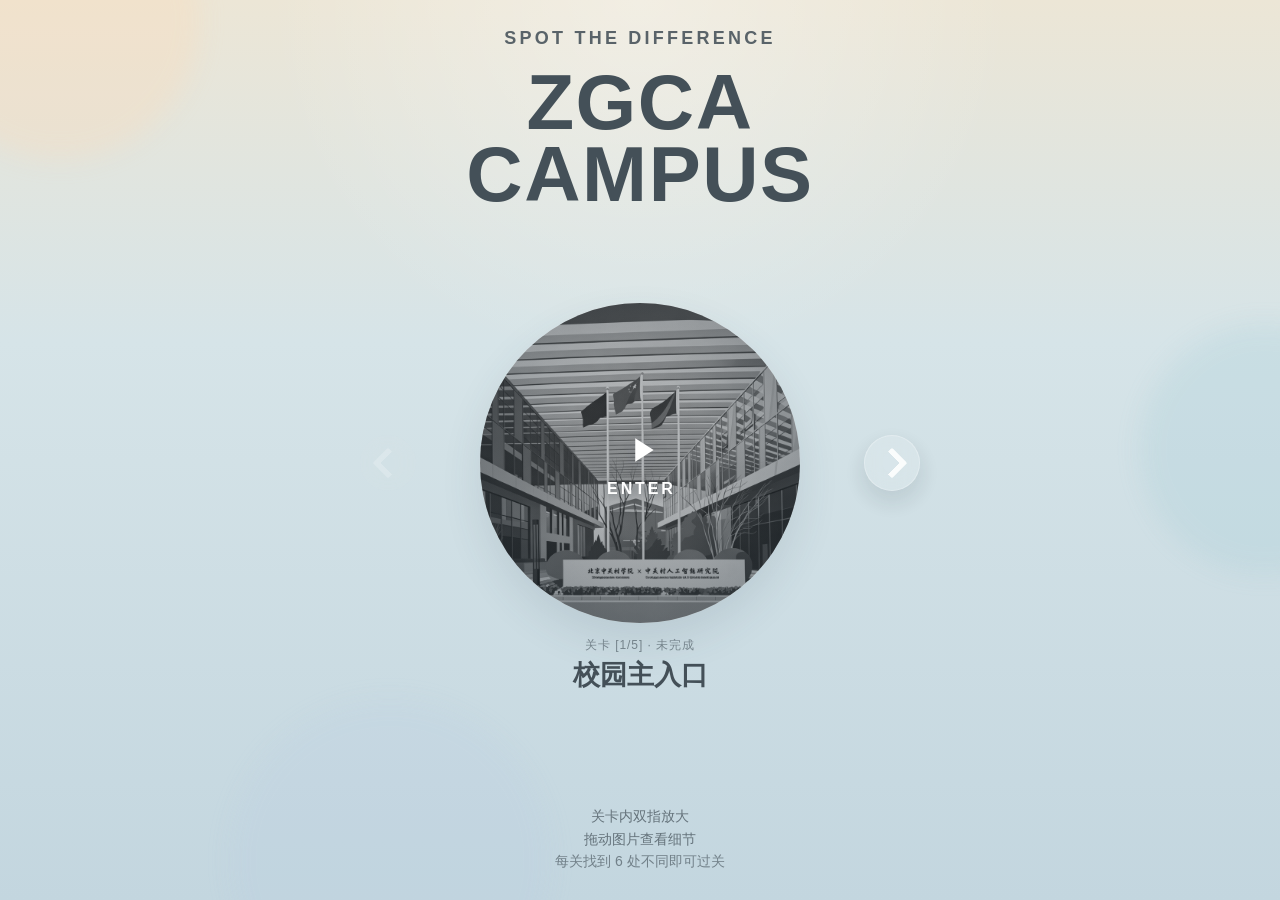
<file: index.html>
<!DOCTYPE html>
<html lang="zh-CN">
<head>
  <meta charset="UTF-8">
  <meta name="viewport" content="width=device-width, initial-scale=1.0, viewport-fit=cover">
  <title>Urban Echoes - Spot the Difference</title>
  <meta name="description" content="建筑主题手机竖版 H5 找不同小游戏 MVP">
  <link rel="icon" href="./assets/img/favicon.svg" type="image/svg+xml">
  <link rel="stylesheet" href="./assets/css/styles.css">
</head>
<body>
  <div class="ambient ambient--top"></div>
  <div class="ambient ambient--middle"></div>
  <div class="ambient ambient--bottom"></div>

  <main class="app-shell">
    <section id="homeScreen" class="screen screen--active home-screen">
      <div class="home-stage">
        <header class="home-header">
          <div class="home-mark">SPOT THE DIFFERENCE</div>
          <h1 class="home-series">ZGCA<br>CAMPUS</h1>
        </header>

        <div id="homeCarousel" class="home-carousel">
          <button id="homePrevButton" class="home-arrow home-arrow--prev" type="button" aria-label="上一关">
            <span></span>
          </button>

          <div class="home-preview-card">
            <button id="homeLevelPreview" class="home-preview" type="button" aria-label="进入当前关卡">
              <img id="homePreviewImage" alt="关卡预览">
              <div class="home-preview__veil"></div>
              <div id="homePreviewLock" class="home-preview__lock hidden" aria-hidden="true">
                <span class="home-preview__lock-icon"></span>
              </div>
              <div id="homePreviewState" class="home-preview__state">OPEN</div>
            </button>

            <div class="home-preview-info">
              <div id="homeLevelMeta" class="home-level-meta">关卡 [1/5] · 未完成</div>
              <h2 id="homeLevelTitle" class="home-level-title">Level</h2>
            </div>
          </div>

          <button id="homeNextButton" class="home-arrow home-arrow--next" type="button" aria-label="下一关">
            <span></span>
          </button>
        </div>

        <div id="homeLevelHint" class="home-level-hint" aria-label="关卡操作提示">
          <span class="home-level-hint__line home-level-hint__line--primary">关卡内双指放大</span>
          <span class="home-level-hint__line home-level-hint__line--primary">拖动图片查看细节</span>
          <span class="home-level-hint__line home-level-hint__line--rule">每关找到 6 处不同即可过关</span>
        </div>
      </div>
    </section>

    <section id="gameScreen" class="screen game-screen">
      <header class="game-hud">
        <button id="homeButton" class="hud-back" type="button" aria-label="返回首页">
          <span></span>
        </button>
        <div id="hudCounter" class="hud-counter">0 / 0</div>
      </header>

      <div class="orbs-stack">
        <div class="orb-wrap">
          <div class="orb-frame orb-frame--loading" id="frameA" data-board="A" aria-label="图 A">
            <img id="imageA" class="orb-image" alt="关卡图 A">
            <div class="overlay-layer overlay-layer--found" id="foundLayerA"></div>
            <div class="overlay-layer overlay-layer--fx" id="fxLayerA"></div>
            <div class="overlay-layer overlay-layer--debug" id="debugLayerA"></div>
            <div id="loadingA" class="orb-loading">LOADING</div>
          </div>
        </div>

        <div class="orb-wrap">
          <div class="orb-frame orb-frame--loading" id="frameB" data-board="B" aria-label="图 B">
            <img id="imageB" class="orb-image" alt="关卡图 B">
            <div class="overlay-layer overlay-layer--found" id="foundLayerB"></div>
            <div class="overlay-layer overlay-layer--fx" id="fxLayerB"></div>
            <div class="overlay-layer overlay-layer--debug" id="debugLayerB"></div>
            <div id="loadingB" class="orb-loading">LOADING</div>
          </div>
        </div>
      </div>

      <aside id="debugPanel" class="debug-panel hidden">
        <div class="debug-panel__row">
          <span>Debug</span>
          <strong>ON</strong>
        </div>
        <div class="debug-panel__row">
          <span>最后点击</span>
          <code id="debugLastClick">-</code>
        </div>
        <div class="debug-panel__row">
          <span>命中结果</span>
          <code id="debugLastHit">-</code>
        </div>
      </aside>
    </section>

    <section id="resultScreen" class="screen result-screen">
      <div id="resultBackground" class="result-screen__background"></div>
      <div class="result-screen__scrim"></div>
      <div class="result-screen__content">
        <div id="resultEyebrow" class="result-screen__eyebrow">ARCHIVE NOTE</div>
        <h2 id="resultTitle">关卡完成</h2>
        <p id="resultSubtitle" class="result-screen__subtitle">English Subtitle</p>
      </div>
      <div class="result-screen__footer">
        <button id="resultNextButton" class="result-next" type="button">NEXT &gt;</button>
      </div>
    </section>
  </main>

  <script src="./data/levels.js"></script>
  <script src="./assets/js/shared.js"></script>
  <script src="./assets/js/admission.js"></script>
  <script src="./assets/js/app.js"></script>
</body>
</html>
</file>
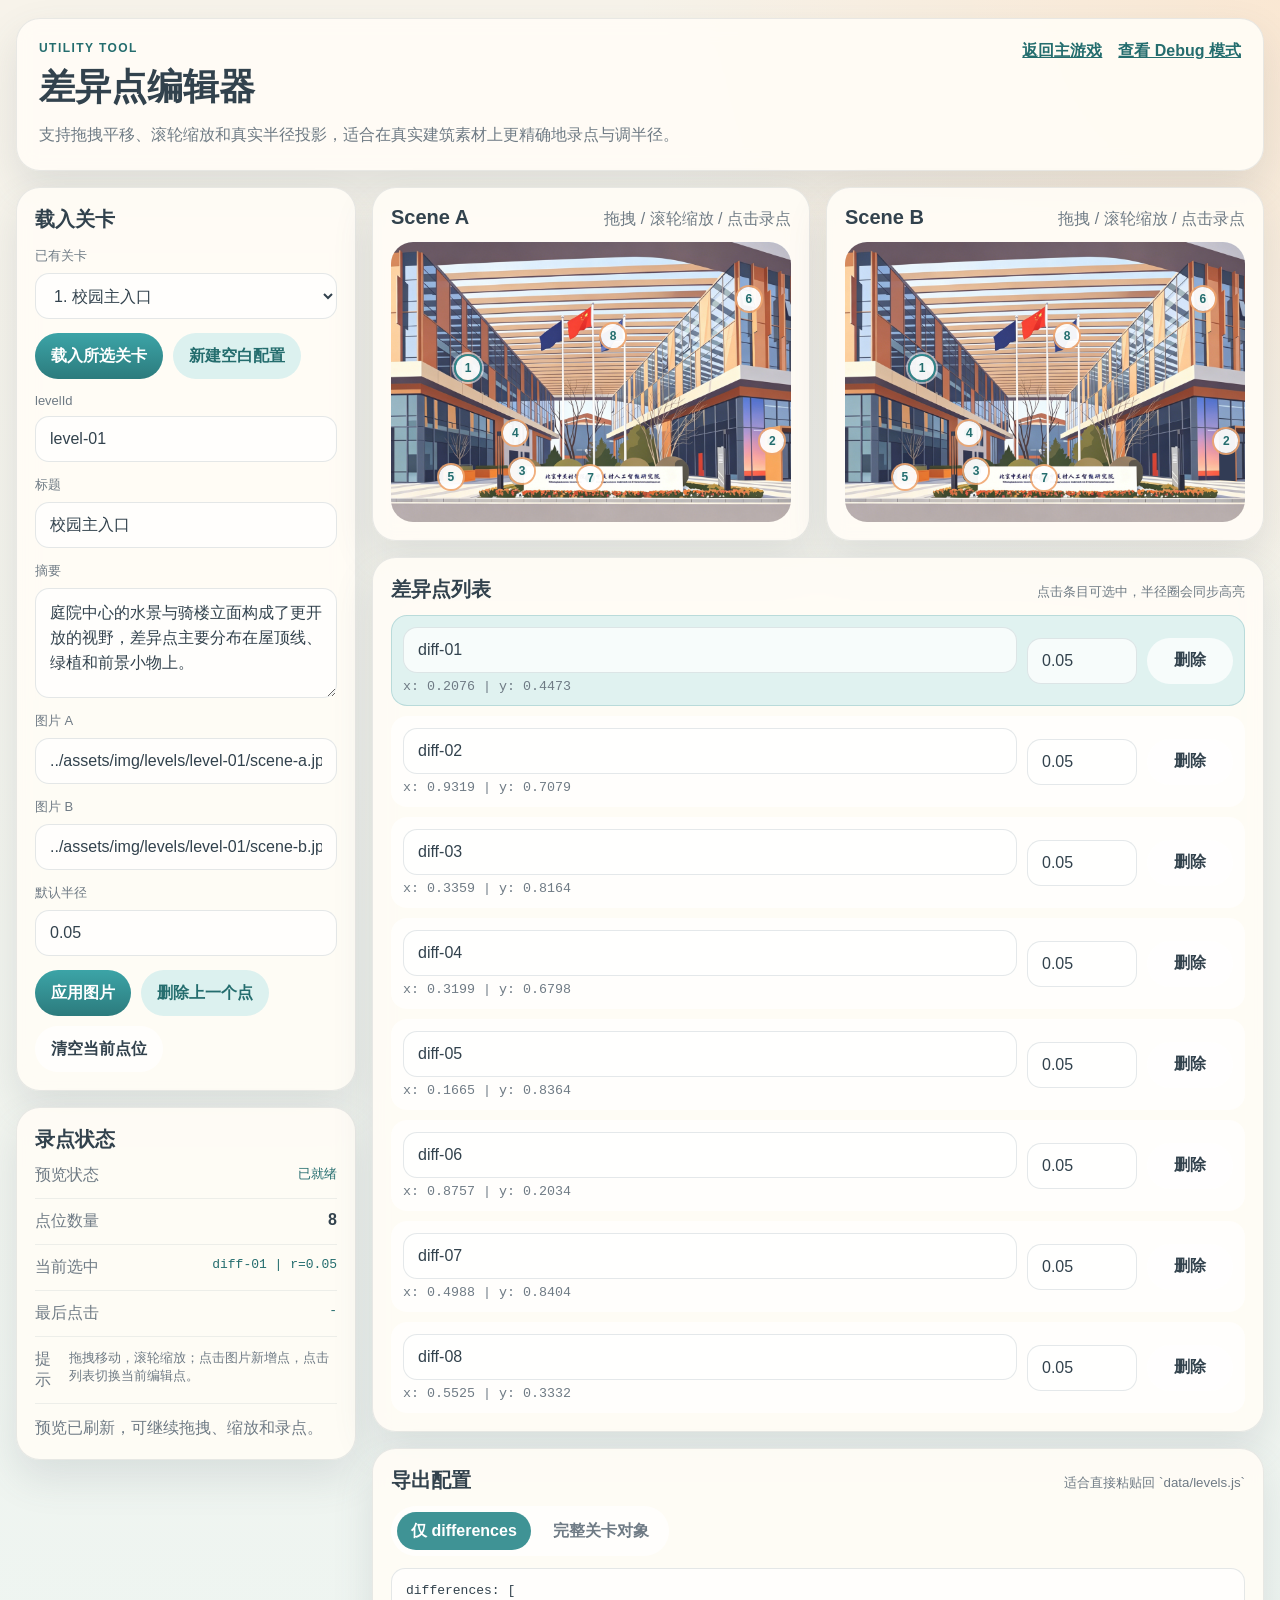
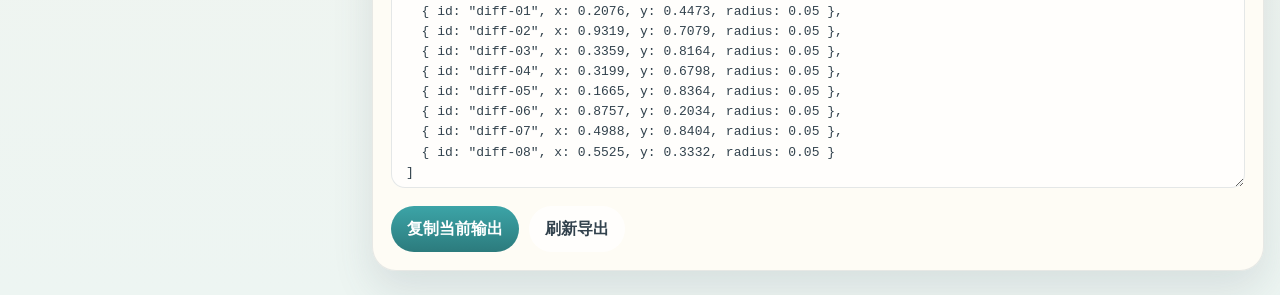
<file: tools/level-editor.html>
<!DOCTYPE html>
<html lang="zh-CN">
<head>
  <meta charset="UTF-8">
  <meta name="viewport" content="width=device-width, initial-scale=1.0, viewport-fit=cover">
  <title>Spot the Difference Editor</title>
  <link rel="icon" href="../assets/img/favicon.svg" type="image/svg+xml">
  <link rel="stylesheet" href="../assets/css/editor.css">
</head>
<body>
  <main class="editor-shell">
    <header class="editor-header panel">
      <div>
        <div class="eyebrow">Utility Tool</div>
        <h1>差异点编辑器</h1>
        <p>支持拖拽平移、滚轮缩放和真实半径投影，适合在真实建筑素材上更精确地录点与调半径。</p>
      </div>
      <div class="editor-header__links">
        <a href="../index.html">返回主游戏</a>
        <a href="../index.html?debug=1">查看 Debug 模式</a>
      </div>
    </header>

    <section class="editor-layout">
      <aside class="editor-sidebar">
        <div class="panel form-panel">
          <h2>载入关卡</h2>
          <label class="field">
            <span>已有关卡</span>
            <select id="levelSelect"></select>
          </label>
          <div class="row-actions">
            <button id="loadSelectedLevelButton" class="button button--primary" type="button">载入所选关卡</button>
            <button id="createBlankButton" class="button button--soft" type="button">新建空白配置</button>
          </div>

          <label class="field">
            <span>levelId</span>
            <input id="levelIdInput" type="text" placeholder="level-01">
          </label>
          <label class="field">
            <span>标题</span>
            <input id="titleInput" type="text" placeholder="关卡标题">
          </label>
          <label class="field">
            <span>摘要</span>
            <textarea id="summaryInput" rows="3" placeholder="可选，用于完整关卡对象导出"></textarea>
          </label>
          <label class="field">
            <span>图片 A</span>
            <input id="imageAInput" type="text" placeholder="../assets/img/levels/level-01/scene-a.png">
          </label>
          <label class="field">
            <span>图片 B</span>
            <input id="imageBInput" type="text" placeholder="../assets/img/levels/level-01/scene-b.png">
          </label>
          <label class="field">
            <span>默认半径</span>
            <input id="radiusInput" type="number" step="0.005" min="0.01" max="0.2" value="0.05">
          </label>

          <div class="row-actions row-actions--wrap">
            <button id="applyImagesButton" class="button button--primary" type="button">应用图片</button>
            <button id="undoPointButton" class="button button--soft" type="button">删除上一个点</button>
            <button id="clearPointsButton" class="button button--ghost" type="button">清空当前点位</button>
          </div>
        </div>

        <div class="panel status-panel">
          <h2>录点状态</h2>
          <div class="status-line"><span>预览状态</span><code id="loadStatusLabel">等待载入</code></div>
          <div class="status-line"><span>点位数量</span><strong id="pointCount">0</strong></div>
          <div class="status-line"><span>当前选中</span><code id="activePointLabel">-</code></div>
          <div class="status-line"><span>最后点击</span><code id="lastPointLabel">-</code></div>
          <div class="status-line"><span>提示</span><small>拖拽移动，滚轮缩放；点击图片新增点，点击列表切换当前编辑点。</small></div>
          <p id="editorStatusMessage" class="status-note">填写图片路径后点击“应用图片”，或直接载入已有配置。</p>
        </div>
      </aside>

      <section class="editor-main">
        <div class="preview-grid">
          <article class="panel preview-card">
            <div class="preview-card__header">
              <h2>Scene A</h2>
              <span>拖拽 / 滚轮缩放 / 点击录点</span>
            </div>
            <div id="editorFrameA" class="editor-frame" data-board="A">
              <img id="editorImageA" alt="编辑器图片 A">
              <div id="editorOverlayA" class="editor-overlay"></div>
              <div id="editorFrameStatusA" class="editor-frame__status">等待载入图片 A</div>
            </div>
          </article>

          <article class="panel preview-card">
            <div class="preview-card__header">
              <h2>Scene B</h2>
              <span>拖拽 / 滚轮缩放 / 点击录点</span>
            </div>
            <div id="editorFrameB" class="editor-frame" data-board="B">
              <img id="editorImageB" alt="编辑器图片 B">
              <div id="editorOverlayB" class="editor-overlay"></div>
              <div id="editorFrameStatusB" class="editor-frame__status">等待载入图片 B</div>
            </div>
          </article>
        </div>

        <div class="panel point-list-panel">
          <div class="point-list-panel__header">
            <h2>差异点列表</h2>
            <small>点击条目可选中，半径圈会同步高亮</small>
          </div>
          <div id="pointList" class="point-list"></div>
        </div>

        <div class="panel export-panel">
          <div class="point-list-panel__header">
            <h2>导出配置</h2>
            <small>适合直接粘贴回 `data/levels.js`</small>
          </div>

          <div class="export-mode">
            <button id="showDifferencesButton" class="export-mode__button export-mode__button--active" type="button">仅 differences</button>
            <button id="showLevelButton" class="export-mode__button" type="button">完整关卡对象</button>
          </div>

          <textarea id="exportOutput" spellcheck="false"></textarea>

          <div class="row-actions row-actions--wrap">
            <button id="copyCurrentButton" class="button button--primary" type="button">复制当前输出</button>
            <button id="refreshExportButton" class="button button--ghost" type="button">刷新导出</button>
          </div>
        </div>
      </section>
    </section>
  </main>

  <script src="../data/levels.js"></script>
  <script src="../assets/js/shared.js"></script>
  <script src="../assets/js/editor.js"></script>
</body>
</html>
</file>
<file: assets/css/styles.css>
:root {
  --bg-top: #ece6d6;
  --bg-mid: #d6e4e8;
  --bg-bottom: #c3d6df;
  --white: #ffffff;
  --white-soft: rgba(255, 255, 255, 0.72);
  --white-faint: rgba(255, 255, 255, 0.16);
  --ink: #445058;
  --ink-soft: rgba(68, 80, 88, 0.76);
  --shadow: 0 30px 60px rgba(33, 50, 63, 0.12);
}

* {
  box-sizing: border-box;
}

html,
body {
  margin: 0;
  min-height: 100%;
}

body {
  overflow-x: hidden;
  background:
    radial-gradient(circle at top, rgba(255, 255, 255, 0.32), transparent 34%),
    linear-gradient(180deg, var(--bg-top) 0%, var(--bg-mid) 38%, var(--bg-bottom) 100%);
  color: var(--ink);
  font-family: "Avenir Next", "Trebuchet MS", "Segoe UI", sans-serif;
}

button,
input,
textarea,
select {
  font: inherit;
}

a {
  color: inherit;
  text-decoration: none;
}

.ambient {
  position: fixed;
  border-radius: 999px;
  filter: blur(12px);
  opacity: 0.58;
  pointer-events: none;
  z-index: 0;
}

.ambient--top {
  top: -120px;
  left: -80px;
  width: 280px;
  height: 280px;
  background: rgba(255, 218, 180, 0.48);
}

.ambient--middle {
  top: 36%;
  right: -110px;
  width: 250px;
  height: 250px;
  background: rgba(139, 192, 205, 0.28);
}

.ambient--bottom {
  bottom: -120px;
  left: 18%;
  width: 320px;
  height: 320px;
  background: rgba(181, 200, 227, 0.26);
}

.app-shell {
  position: relative;
  z-index: 1;
  min-height: 100svh;
}

.screen {
  display: none;
  min-height: 100svh;
}

.screen--active {
  display: grid;
}

.home-screen {
  place-items: center;
  padding: calc(28px + env(safe-area-inset-top)) 20px calc(28px + env(safe-area-inset-bottom));
}

.home-stage {
  width: min(100%, 560px);
  min-height: min(100svh - 56px, 920px);
  display: grid;
  grid-template-rows: auto 1fr auto;
  align-items: center;
  justify-items: center;
  gap: 18px;
  text-align: center;
}

.home-header {
  align-self: start;
}

.home-mark {
  font-size: clamp(15px, 3.3vw, 18px);
  font-weight: 600;
  letter-spacing: 0.18em;
  color: rgba(68, 80, 88, 0.88);
}

.home-series {
  margin: 18px 0 0;
  font-size: clamp(52px, 14vw, 78px);
  line-height: 0.92;
  letter-spacing: 0.02em;
  font-weight: 600;
}

.home-carousel {
  --home-preview-size: min(56vw, 320px);
  width: 100%;
  position: relative;
  display: flex;
  align-items: start;
  justify-content: center;
  min-height: calc(var(--home-preview-size) + 92px);
  padding-inline: 76px;
}

.home-arrow {
  position: absolute;
  top: calc(var(--home-preview-size) / 2);
  z-index: 2;
  width: 56px;
  height: 56px;
  padding: 0;
  border: 0;
  border-radius: 50%;
  background: rgba(255, 255, 255, 0.14);
  box-shadow:
    inset 0 0 0 1px rgba(255, 255, 255, 0.28),
    0 10px 24px rgba(39, 56, 65, 0.14);
  backdrop-filter: blur(10px);
  cursor: pointer;
  opacity: 0.95;
  transform: translateY(-50%);
  transition: transform 0.18s ease, opacity 0.18s ease, background 0.18s ease;
}

.home-arrow--prev {
  left: 0;
}

.home-arrow--next {
  right: 0;
}

.home-arrow:disabled {
  opacity: 0.24;
  cursor: default;
  box-shadow: none;
}

.home-arrow span {
  position: relative;
  display: block;
  width: 22px;
  height: 22px;
  margin: auto;
  border-left: 6px solid rgba(255, 255, 255, 0.92);
  border-bottom: 6px solid rgba(255, 255, 255, 0.92);
  border-radius: 2px;
}

.home-arrow:not(:disabled):active {
  transform: translateY(-50%) scale(0.96);
}

.home-arrow--prev span {
  transform: rotate(45deg);
}

.home-arrow--next span {
  transform: rotate(-135deg);
}

.home-preview-card {
  position: relative;
  z-index: 1;
  display: grid;
  justify-items: center;
  gap: 14px;
  width: min(100%, calc(var(--home-preview-size) + 44px));
}

.home-preview {
  position: relative;
  width: var(--home-preview-size);
  aspect-ratio: 1;
  margin-inline: auto;
  padding: 0;
  border: 0;
  overflow: hidden;
  border-radius: 50%;
  cursor: pointer;
  background: rgba(255, 255, 255, 0.16);
  box-shadow:
    inset 0 0 0 1px rgba(255, 255, 255, 0.34),
    0 18px 40px rgba(59, 78, 91, 0.14);
  transition: transform 0.22s ease, box-shadow 0.22s ease, opacity 0.22s ease;
}

.home-preview:active {
  transform: scale(0.985);
}

.home-preview img,
.home-preview__veil,
.home-preview__lock {
  position: absolute;
  inset: 0;
}

.home-preview img {
  width: 100%;
  height: 100%;
  object-fit: cover;
  display: block;
}

.home-preview__veil {
  background:
    radial-gradient(circle at center, rgba(16, 29, 38, 0.08) 0%, rgba(16, 29, 38, 0.12) 34%, rgba(16, 29, 38, 0.38) 100%),
    linear-gradient(180deg, rgba(18, 33, 43, 0.06), rgba(18, 33, 43, 0.22));
}

.home-preview__state {
  position: absolute;
  left: 50%;
  top: 50%;
  display: grid;
  justify-items: center;
  gap: 10px;
  min-width: 0;
  padding: 0;
  color: var(--white);
  font-size: 16px;
  font-weight: 800;
  letter-spacing: 0.18em;
  text-indent: 0.18em;
  line-height: 1;
  pointer-events: none;
  text-shadow:
    0 2px 10px rgba(10, 18, 26, 0.42),
    0 0 14px rgba(10, 18, 26, 0.18);
  transform: translate(-50%, -50%);
  transition: transform 0.22s ease, opacity 0.22s ease;
}

.home-preview__state::before {
  content: "";
  display: block;
  width: 42px;
  height: 42px;
  margin-left: 5px;
  background: center / contain no-repeat url("data:image/svg+xml,%3Csvg xmlns='http://www.w3.org/2000/svg' viewBox='0 0 48 48'%3E%3Cpath fill='white' d='M16 10.5v27L37 24 16 10.5Z'/%3E%3C/svg%3E");
  filter: drop-shadow(0 4px 14px rgba(10, 18, 26, 0.18));
}

.home-preview__state::after {
  content: none;
}

.home-preview__lock {
  display: grid;
  place-items: center;
  background: rgba(84, 91, 98, 0.18);
  backdrop-filter: blur(3px);
}

.home-preview__lock.hidden {
  display: none;
}

.home-preview__lock-icon {
  position: relative;
  width: 44px;
  height: 34px;
  border-radius: 10px;
  background: rgba(255, 255, 255, 0.88);
}

.home-preview__lock-icon::before {
  content: "";
  position: absolute;
  left: 50%;
  top: -22px;
  width: 24px;
  height: 24px;
  border: 6px solid rgba(255, 255, 255, 0.88);
  border-bottom: 0;
  border-radius: 18px 18px 0 0;
  transform: translateX(-50%);
}

.home-preview--incomplete img {
  filter: grayscale(1) saturate(0.24) brightness(0.9);
}

.home-preview--incomplete {
  box-shadow:
    inset 0 0 0 1px rgba(255, 255, 255, 0.3),
    0 18px 40px rgba(59, 78, 91, 0.12);
}

.home-preview--complete {
  box-shadow:
    inset 0 0 0 2px rgba(255, 255, 255, 0.54),
    0 18px 40px rgba(59, 78, 91, 0.16);
}

.home-preview--unavailable img {
  filter: grayscale(1) saturate(0.2) brightness(0.86);
}

.home-preview--unavailable .home-preview__state {
  opacity: 0;
  transform: translate(-50%, -50%) scale(0.92);
}

.home-preview--shake {
  animation: preview-shake 0.34s ease;
}

.home-preview-info {
  display: grid;
  gap: 6px;
  justify-items: center;
  width: min(100%, calc(var(--home-preview-size) + 12px));
  padding: 0 12px;
  text-align: center;
}

.home-level-meta {
  font-size: 12px;
  letter-spacing: 0.08em;
  color: rgba(68, 80, 88, 0.62);
}

.home-level-title {
  margin: 0;
  font-size: clamp(20px, 5vw, 27px);
  font-weight: 600;
  line-height: 1.12;
}

.home-level-hint {
  display: grid;
  gap: 3px;
  margin: 0;
  color: rgba(68, 80, 88, 0.74);
  text-align: center;
}

.home-level-hint span {
  display: block;
  line-height: 1.4;
}

.home-level-hint__line--primary {
  font-size: 14px;
}

.home-level-hint__line--rule {
  font-size: 14px;
  color: rgba(68, 80, 88, 0.64);
}

.game-screen {
  grid-template-rows: auto 1fr;
  padding:
    calc(16px + env(safe-area-inset-top))
    12px
    calc(16px + env(safe-area-inset-bottom));
}

.game-hud {
  display: flex;
  align-items: center;
  justify-content: space-between;
  gap: 12px;
  padding: 4px 6px 0;
}

.hud-back {
  width: 50px;
  height: 50px;
  padding: 0;
  border: 0;
  border-radius: 50%;
  background: transparent;
  cursor: pointer;
}

.hud-back span {
  position: relative;
  display: block;
  width: 14px;
  height: 14px;
  margin: auto;
  border-left: 2px solid var(--white);
  border-bottom: 2px solid var(--white);
  transform: rotate(45deg) translate(1px, -1px);
}

.hud-counter {
  color: var(--white);
  font-size: 24px;
  font-weight: 700;
  letter-spacing: 0.03em;
  text-shadow: 0 1px 10px rgba(22, 38, 51, 0.18);
}

.orbs-stack {
  display: grid;
  align-content: center;
  justify-items: center;
  gap: clamp(16px, 2.6vh, 24px);
  padding: 6px 0 4px;
}

.orb-wrap {
  width: 100%;
  display: flex;
  justify-content: center;
}

.orb-frame {
  position: relative;
  width: min(90vw, calc((100svh - 140px) / 2), 430px);
  aspect-ratio: 1;
  overflow: hidden;
  border-radius: 50%;
  background:
    radial-gradient(circle at 30% 24%, rgba(255, 255, 255, 0.2), transparent 42%),
    rgba(28, 54, 67, 0.16);
  box-shadow:
    inset 0 0 0 1px rgba(255, 255, 255, 0.28),
    0 24px 42px rgba(22, 44, 61, 0.16);
  isolation: isolate;
  touch-action: none;
  user-select: none;
  cursor: grab;
}

.orb-frame--interacting {
  cursor: grabbing;
}

.orb-frame--loading::after {
  content: "";
  position: absolute;
  inset: 0;
  background: radial-gradient(circle at center, rgba(255, 255, 255, 0.08), rgba(17, 35, 44, 0.28));
  z-index: 1;
}

.orb-image {
  position: absolute;
  display: block;
  max-width: none;
  max-height: none;
  pointer-events: none;
  -webkit-user-drag: none;
}

.overlay-layer {
  position: absolute;
  inset: 0;
  pointer-events: none;
}

.overlay-layer--found {
  z-index: 2;
}

.overlay-layer--fx {
  z-index: 3;
}

.overlay-layer--debug {
  z-index: 4;
}

.orb-loading {
  position: absolute;
  inset: 0;
  z-index: 5;
  display: grid;
  place-items: center;
  color: rgba(255, 255, 255, 0.92);
  font-size: 12px;
  font-weight: 700;
  letter-spacing: 0.28em;
}

.orb-loading.hidden {
  display: none;
}

.found-marker,
.tap-pulse,
.debug-hotspot {
  position: absolute;
  transform: translate(-50%, -50%);
  border-radius: 50%;
}

.found-marker {
  opacity: 1;
}

.found-marker::before,
.found-marker::after {
  content: "";
  position: absolute;
  border-radius: 50%;
}

.found-marker::before {
  inset: 0;
  border: var(--marker-outer-line, 3px) solid rgba(255, 255, 255, 0.96);
}

.found-marker::after {
  inset: var(--marker-inner-inset, 7px);
  border: var(--marker-inner-line, 2px) solid rgba(255, 255, 255, 0.96);
}

.found-marker--fresh {
  animation: marker-appear 0.26s ease-out both;
}

.tap-pulse {
  border: 2px solid rgba(255, 255, 255, 0.92);
  animation: pulse-fade 0.48s ease-out forwards;
}

.tap-pulse--hit {
  width: 26px;
  height: 26px;
}

.tap-pulse--miss {
  width: 18px;
  height: 18px;
  border-color: rgba(255, 229, 204, 0.9);
}

.debug-panel {
  position: fixed;
  left: 50%;
  bottom: calc(12px + env(safe-area-inset-bottom));
  z-index: 12;
  width: min(calc(100vw - 24px), 380px);
  padding: 12px 14px;
  border-radius: 18px;
  background: rgba(22, 33, 42, 0.76);
  color: rgba(255, 255, 255, 0.94);
  backdrop-filter: blur(12px);
  transform: translateX(-50%);
  pointer-events: none;
}

.debug-panel.hidden {
  display: none;
}

.debug-panel__row {
  display: flex;
  justify-content: space-between;
  gap: 12px;
  font-size: 12px;
}

.debug-panel__row + .debug-panel__row {
  margin-top: 6px;
}

.debug-panel code {
  color: #dff8ff;
}

.debug-hotspot {
  border: 2px dashed rgba(255, 255, 255, 0.82);
  background: rgba(255, 255, 255, 0.06);
}

.debug-hotspot--found {
  border-style: solid;
}

.debug-hotspot__label {
  position: absolute;
  left: 50%;
  top: -10px;
  transform: translate(-50%, -100%);
  padding: 3px 8px;
  border-radius: 999px;
  background: rgba(16, 29, 39, 0.82);
  color: var(--white);
  font-size: 10px;
  white-space: nowrap;
}

.result-screen {
  position: relative;
  grid-template-rows: 1fr auto;
  overflow: hidden;
  color: var(--white);
}

.result-screen__background,
.result-screen__scrim {
  position: absolute;
  inset: 0;
}

.result-screen__background {
  background-position: center;
  background-size: cover;
  transform: scale(1.06);
}

.result-screen__scrim {
  background:
    linear-gradient(180deg, rgba(24, 45, 58, 0.18), rgba(18, 33, 43, 0.58) 56%, rgba(14, 23, 31, 0.74) 100%),
    rgba(42, 66, 79, 0.26);
}

.result-screen__content,
.result-screen__footer {
  position: relative;
  z-index: 1;
}

.result-screen__content {
  align-self: end;
  padding: calc(52px + env(safe-area-inset-top)) 22px 34px;
}

.result-screen__eyebrow {
  font-size: 11px;
  font-weight: 700;
  letter-spacing: 0.22em;
  color: rgba(255, 255, 255, 0.72);
}

.result-screen__content h2 {
  margin: 14px 0 0;
  font-size: clamp(34px, 10vw, 52px);
  line-height: 0.98;
  letter-spacing: 0.01em;
}

.result-screen__subtitle {
  margin: 14px 0 0;
  max-width: 440px;
  color: rgba(255, 255, 255, 0.88);
  line-height: 1.45;
  font-size: 13px;
  letter-spacing: 0.08em;
}

.result-screen__subtitle.hidden {
  display: none;
}

.result-screen__footer {
  padding: 0 22px calc(26px + env(safe-area-inset-bottom));
}

.result-next {
  min-height: 54px;
  padding: 0;
  border: 0;
  background: transparent;
  color: var(--white);
  font-size: 22px;
  font-weight: 700;
  letter-spacing: 0.06em;
  cursor: pointer;
}

@keyframes marker-appear {
  0% {
    opacity: 0;
    transform: translate(-50%, -50%) scale(0.84);
  }
  100% {
    opacity: 1;
    transform: translate(-50%, -50%) scale(1);
  }
}

@keyframes pulse-fade {
  0% {
    opacity: 0.92;
    transform: translate(-50%, -50%) scale(0.72);
  }
  100% {
    opacity: 0;
    transform: translate(-50%, -50%) scale(2.25);
  }
}

@keyframes preview-shake {
  0%, 100% {
    transform: translateX(0);
  }
  20% {
    transform: translateX(-6px);
  }
  40% {
    transform: translateX(6px);
  }
  60% {
    transform: translateX(-4px);
  }
  80% {
    transform: translateX(4px);
  }
}

@media (max-width: 520px) {
  .home-stage {
    grid-template-rows: auto 1fr auto;
    gap: 18px;
  }

  .home-series {
    font-size: clamp(42px, 13vw, 62px);
  }

  .home-carousel {
    --home-preview-size: min(58vw, 280px);
    padding-inline: 56px;
    min-height: calc(var(--home-preview-size) + 82px);
  }

  .home-arrow {
    width: 44px;
    height: 44px;
  }

  .home-arrow span {
    width: 18px;
    height: 18px;
    border-left-width: 5px;
    border-bottom-width: 5px;
  }

  .home-preview {
    width: var(--home-preview-size);
  }

  .home-preview-card {
    gap: 12px;
  }

  .home-preview__state {
    gap: 8px;
    font-size: 13px;
  }

  .home-preview__state::before {
    width: 34px;
    height: 34px;
  }

  .home-level-hint__line--primary {
    font-size: 13px;
  }

  .home-level-hint__line--rule {
    font-size: 13px;
  }

  .hud-counter {
    font-size: 22px;
  }
}
</file>
<file: assets/css/editor.css>
:root {
  --bg: #eef3ef;
  --panel: rgba(255, 252, 246, 0.92);
  --line: rgba(93, 115, 128, 0.14);
  --text: #32424d;
  --muted: #6f7b85;
  --primary: #2f8a8c;
  --primary-soft: #dcf1ef;
  --accent: #f0a66f;
  --shadow: 0 18px 40px rgba(80, 90, 104, 0.14);
  --radius-lg: 24px;
}

* {
  box-sizing: border-box;
}

html,
body {
  margin: 0;
  min-height: 100%;
}

body {
  background:
    radial-gradient(circle at top right, rgba(255, 211, 170, 0.36), transparent 28%),
    linear-gradient(180deg, #f7f3ea 0%, #edf5f2 100%);
  color: var(--text);
  font-family: "Avenir Next", "Trebuchet MS", "Segoe UI", sans-serif;
}

button,
input,
textarea,
select {
  font: inherit;
}

a {
  color: #246d6e;
  font-weight: 700;
}

.editor-shell {
  width: min(1280px, 100%);
  margin: 0 auto;
  padding: calc(18px + env(safe-area-inset-top)) 16px calc(24px + env(safe-area-inset-bottom));
}

.panel {
  border: 1px solid var(--line);
  border-radius: var(--radius-lg);
  background: var(--panel);
  box-shadow: var(--shadow);
  backdrop-filter: blur(10px);
}

.eyebrow {
  font-size: 12px;
  font-weight: 700;
  letter-spacing: 0.12em;
  text-transform: uppercase;
  color: #246d6e;
}

h1,
h2,
p {
  margin: 0;
}

h1,
h2 {
  font-family: "Trebuchet MS", "Avenir Next", "Segoe UI", sans-serif;
}

.editor-header {
  display: flex;
  justify-content: space-between;
  gap: 20px;
  padding: 22px;
}

.editor-header h1 {
  margin-top: 8px;
  font-size: 36px;
}

.editor-header p {
  margin-top: 10px;
  max-width: 660px;
  line-height: 1.65;
  color: var(--muted);
}

.editor-header__links {
  display: flex;
  gap: 16px;
  flex-wrap: wrap;
  align-items: flex-start;
}

.editor-layout {
  display: grid;
  grid-template-columns: 340px 1fr;
  gap: 16px;
  margin-top: 16px;
}

.editor-sidebar,
.editor-main {
  display: grid;
  gap: 16px;
  align-self: start;
}

.form-panel,
.status-panel,
.preview-card,
.point-list-panel,
.export-panel {
  padding: 18px;
}

.form-panel h2,
.status-panel h2,
.preview-card h2,
.point-list-panel h2,
.export-panel h2 {
  font-size: 20px;
}

.field {
  display: grid;
  gap: 8px;
  margin-top: 14px;
}

.field span {
  font-size: 13px;
  color: var(--muted);
}

.field input,
.field select,
.point-row__meta input,
.point-row__radius,
textarea {
  width: 100%;
  min-height: 46px;
  padding: 0 14px;
  border: 1px solid rgba(91, 110, 122, 0.16);
  border-radius: 14px;
  background: rgba(255, 255, 255, 0.72);
  color: var(--text);
}

.field textarea,
.export-panel textarea {
  min-height: 110px;
  padding: 12px 14px;
  resize: vertical;
  line-height: 1.55;
}

.export-panel textarea {
  min-height: 220px;
  font-family: "Cascadia Code", "Consolas", monospace;
  font-size: 13px;
}

.row-actions {
  display: flex;
  gap: 10px;
  margin-top: 14px;
}

.row-actions--wrap {
  flex-wrap: wrap;
}

.button {
  min-height: 46px;
  padding: 0 16px;
  border: 0;
  border-radius: 999px;
  cursor: pointer;
  font-weight: 700;
  transition: transform 0.18s ease;
}

.button:active {
  transform: scale(0.97);
}

.button--primary {
  color: #fff;
  background: linear-gradient(180deg, #3ca4a7 0%, #2c7b7d 100%);
}

.button--soft {
  color: #246d6e;
  background: var(--primary-soft);
}

.button--ghost {
  color: var(--text);
  background: rgba(255, 255, 255, 0.74);
}

.status-line {
  display: flex;
  justify-content: space-between;
  gap: 12px;
  padding: 12px 0;
  border-bottom: 1px solid rgba(93, 115, 128, 0.1);
}

.status-line:last-child {
  border-bottom: 0;
}

.status-line span,
.status-line small {
  color: var(--muted);
}

.status-line code {
  color: #246d6e;
}

.status-note {
  margin-top: 12px;
  color: var(--muted);
  line-height: 1.55;
}

.preview-grid {
  display: grid;
  grid-template-columns: repeat(2, minmax(0, 1fr));
  gap: 16px;
}

.preview-card__header,
.point-list-panel__header {
  display: flex;
  justify-content: space-between;
  gap: 12px;
  align-items: baseline;
  margin-bottom: 12px;
}

.preview-card__header span,
.point-list-panel__header small {
  color: var(--muted);
}

.editor-frame {
  position: relative;
  width: 100%;
  aspect-ratio: 10 / 7;
  border-radius: 22px;
  overflow: hidden;
  background:
    linear-gradient(180deg, rgba(255, 255, 255, 0.46), rgba(255, 255, 255, 0.2)),
    linear-gradient(180deg, #d8eaf0 0%, #eaf4f2 50%, #f3ede1 100%);
  box-shadow: inset 0 0 0 1px rgba(255, 255, 255, 0.56);
  touch-action: none;
  user-select: none;
  cursor: grab;
}

.editor-frame--loading,
.editor-frame--error {
  cursor: default;
}

.editor-frame--interacting {
  cursor: grabbing;
}

.editor-frame img {
  position: absolute;
  display: block;
  max-width: none;
  max-height: none;
  pointer-events: none;
  -webkit-user-drag: none;
}

.editor-overlay {
  position: absolute;
  inset: 0;
  pointer-events: none;
}

.editor-frame__status {
  position: absolute;
  inset: 0;
  display: grid;
  place-items: center;
  padding: 18px;
  text-align: center;
  color: var(--muted);
  background: rgba(255, 255, 255, 0.4);
  pointer-events: none;
  line-height: 1.5;
}

.editor-frame__status.hidden {
  display: none;
}

.editor-frame--loading .editor-frame__status {
  color: #246d6e;
  background: rgba(255, 255, 255, 0.54);
}

.editor-frame--error .editor-frame__status {
  color: #934d31;
  background: rgba(255, 243, 236, 0.72);
}

.editor-point {
  position: absolute;
  transform: translate(-50%, -50%);
  border-radius: 50%;
  border: 2px solid rgba(240, 166, 111, 0.88);
  background: rgba(240, 166, 111, 0.08);
}

.editor-point--active {
  border-color: rgba(47, 138, 140, 0.95);
  background: rgba(47, 138, 140, 0.12);
  box-shadow: 0 0 0 2px rgba(255, 255, 255, 0.56);
}

.editor-point__dot {
  position: absolute;
  left: 50%;
  top: 50%;
  width: 10px;
  height: 10px;
  transform: translate(-50%, -50%);
  border-radius: 50%;
  background: rgba(36, 109, 110, 0.96);
}

.editor-point__badge {
  position: absolute;
  left: 50%;
  top: 50%;
  display: grid;
  place-items: center;
  width: 24px;
  height: 24px;
  transform: translate(-50%, -50%);
  border-radius: 50%;
  background: rgba(255, 255, 255, 0.94);
  color: #246d6e;
  font-size: 12px;
  font-weight: 800;
}

.point-list {
  display: grid;
  gap: 10px;
}

.point-row {
  display: grid;
  grid-template-columns: 1fr 110px 86px;
  gap: 10px;
  align-items: center;
  padding: 12px;
  border-radius: 16px;
  background: rgba(255, 255, 255, 0.64);
  cursor: pointer;
}

.point-row--active {
  background: rgba(220, 241, 239, 0.88);
  box-shadow: inset 0 0 0 1px rgba(47, 138, 140, 0.22);
}

.point-row__meta {
  display: grid;
  gap: 6px;
}

.point-row__meta small {
  color: var(--muted);
  font-family: "Cascadia Code", "Consolas", monospace;
}

.export-mode {
  display: inline-flex;
  gap: 8px;
  padding: 6px;
  border-radius: 999px;
  background: rgba(255, 255, 255, 0.7);
  margin-bottom: 12px;
}

.export-mode__button {
  min-height: 38px;
  padding: 0 14px;
  border: 0;
  border-radius: 999px;
  background: transparent;
  color: var(--muted);
  cursor: pointer;
  font-weight: 700;
}

.export-mode__button--active {
  background: rgba(47, 138, 140, 0.92);
  color: #fff;
}

.empty-state {
  padding: 18px;
  border-radius: 16px;
  background: rgba(255, 255, 255, 0.64);
  color: var(--muted);
}

@media (max-width: 980px) {
  .editor-layout {
    grid-template-columns: 1fr;
  }

  .preview-grid {
    grid-template-columns: 1fr;
  }
}

@media (max-width: 620px) {
  .editor-header {
    flex-direction: column;
  }

  .row-actions {
    flex-direction: column;
  }

  .button {
    width: 100%;
  }

  .point-row {
    grid-template-columns: 1fr;
  }

  .export-mode {
    width: 100%;
    display: grid;
  }
}
</file>
